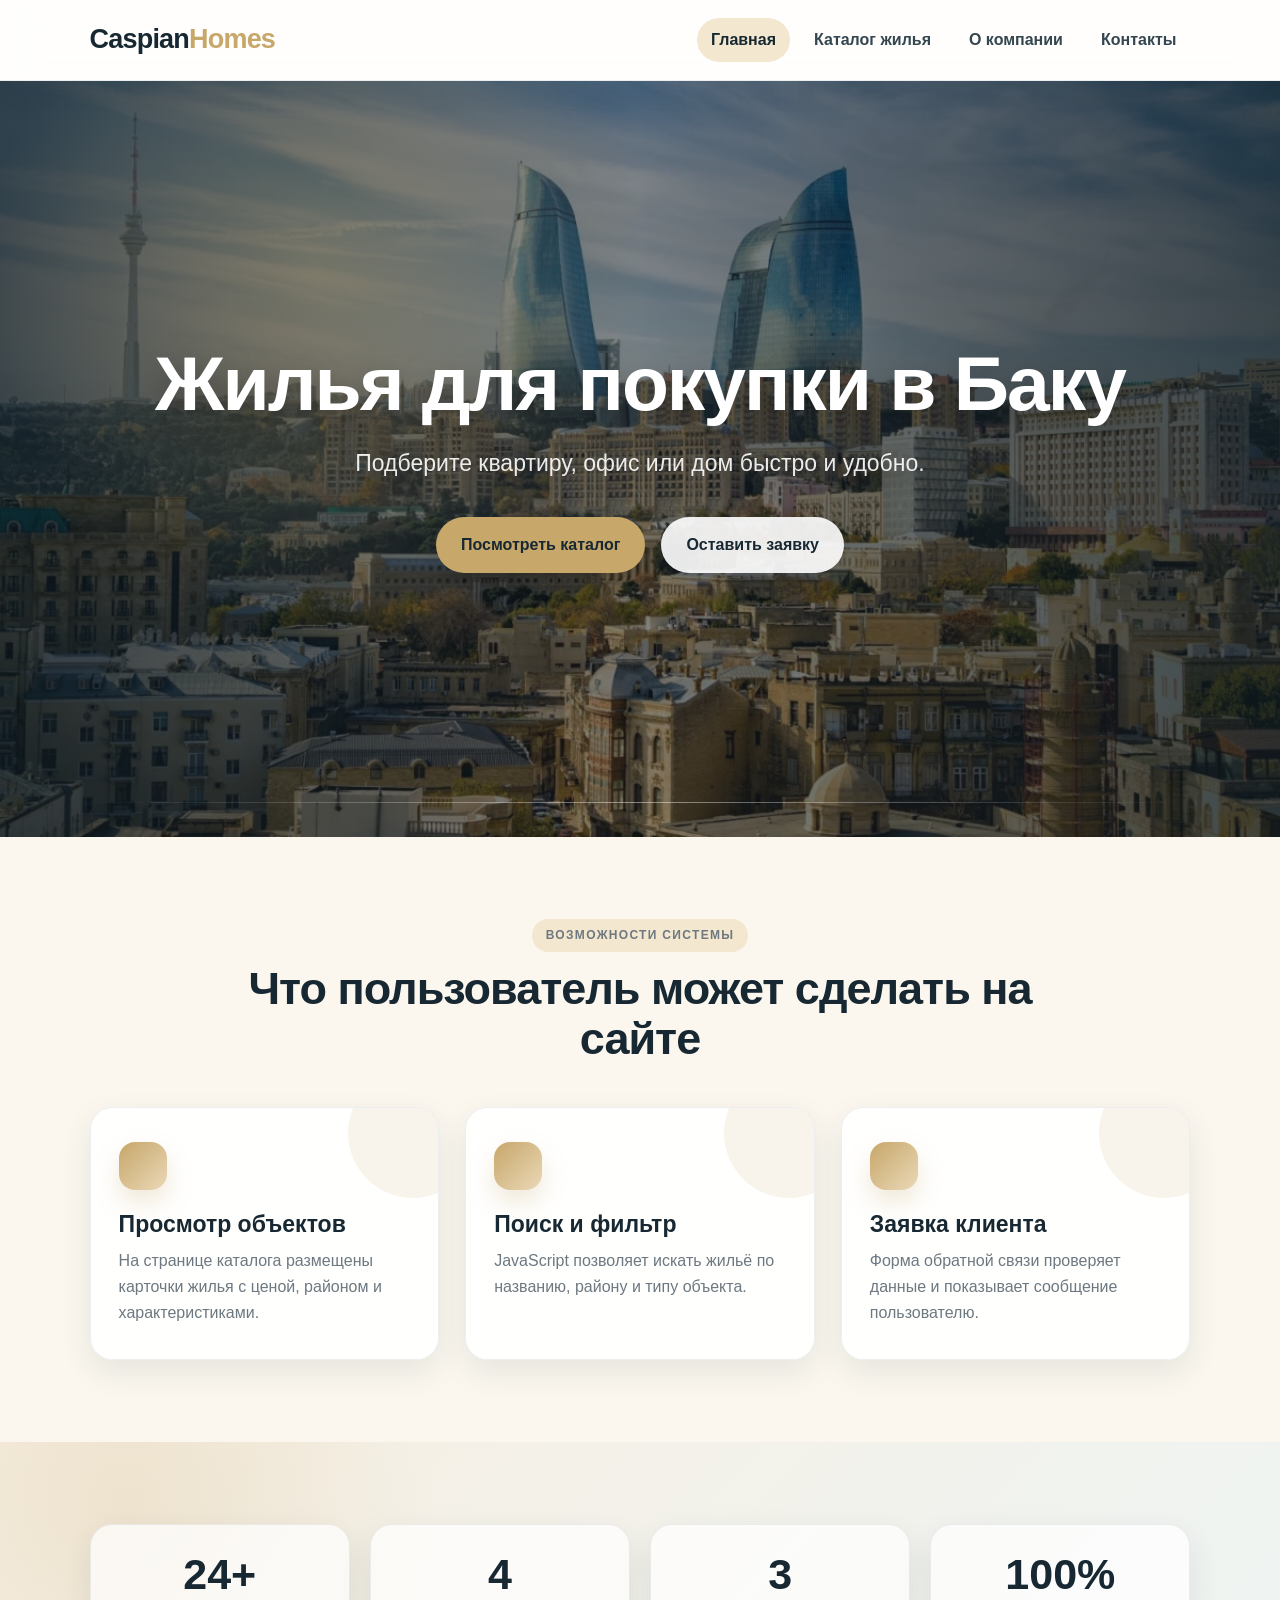
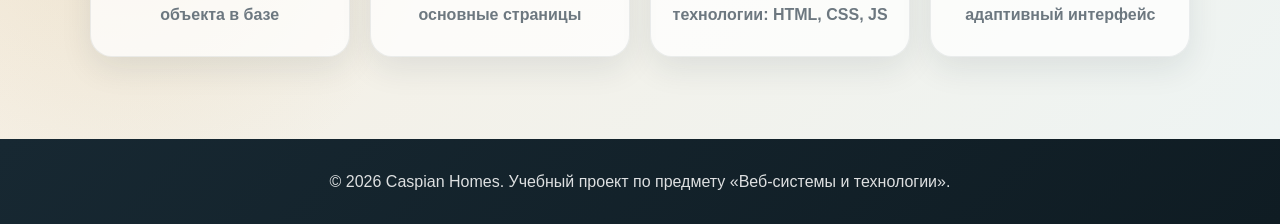
<file: index.html>
<!DOCTYPE html>
<html lang="ru">
<head>
  <meta charset="UTF-8">
  <meta name="viewport" content="width=device-width, initial-scale=1.0">
  <title>Caspian Homes — продажа жилья</title>
  <link rel="stylesheet" href="css/style.css">
</head>
<body>
<header class="site-header">
  <a class="logo" href="index.html">Caspian<span>Homes</span></a>
  <nav class="nav">
    <a class="active" href="index.html">Главная</a>
    <a href="properties.html">Каталог жилья</a>
    <a href="about.html">О компании</a>
    <a href="contact.html">Контакты</a>
  </nav>
</header>

<main>
  <section class="hero">
    <div class="hero-text">
      
      <h1>Жилья для покупки в Баку</h1>
      <p class="lead">Подберите квартиру, офис или дом быстро и удобно.</p>
      <div class="hero-actions">
        <a class="btn primary" href="properties.html">Посмотреть каталог</a>
        <a class="btn secondary" href="contact.html">Оставить заявку</a>
      </div>
    </div>
    <div class="hero-card">
      <div class="building-visual">
        <span></span><span></span><span></span><span></span>
        <span></span><span></span><span></span><span></span>
      </div>
      <div class="quick-info">
        <strong>Новые предложения</strong>
        <p>Квартиры, дома и коммерческие объекты с удобной фильтрацией.</p>
      </div>
    </div>
  </section>

  <section class="section">
    <div class="section-heading">
      <p class="eyebrow">Возможности системы</p>
      <h2>Что пользователь может сделать на сайте</h2>
    </div>
    <div class="features-grid">
      <article class="feature-card"><h3>Просмотр объектов</h3><p>На странице каталога размещены карточки жилья с ценой, районом и характеристиками.</p></article>
      <article class="feature-card"><h3>Поиск и фильтр</h3><p>JavaScript позволяет искать жильё по названию, району и типу объекта.</p></article>
      <article class="feature-card"><h3>Заявка клиентa</h3><p>Форма обратной связи проверяет данные и показывает сообщение пользователю.</p></article>
    </div>
  </section>

  <section class="section muted">
    <div class="stats-row">
      <div><strong>24+</strong><span>объекта в базе</span></div>
      <div><strong>4</strong><span>основные страницы</span></div>
      <div><strong>3</strong><span>технологии: HTML, CSS, JS</span></div>
      <div><strong>100%</strong><span>адаптивный интерфейс</span></div>
    </div>
  </section>
</main>

<footer class="footer">
  <p>© 2026 Caspian Homes. Учебный проект по предмету «Веб-системы и технологии».</p>
</footer>
<script src="js/script.js"></script>
</body>
</html>
</file>
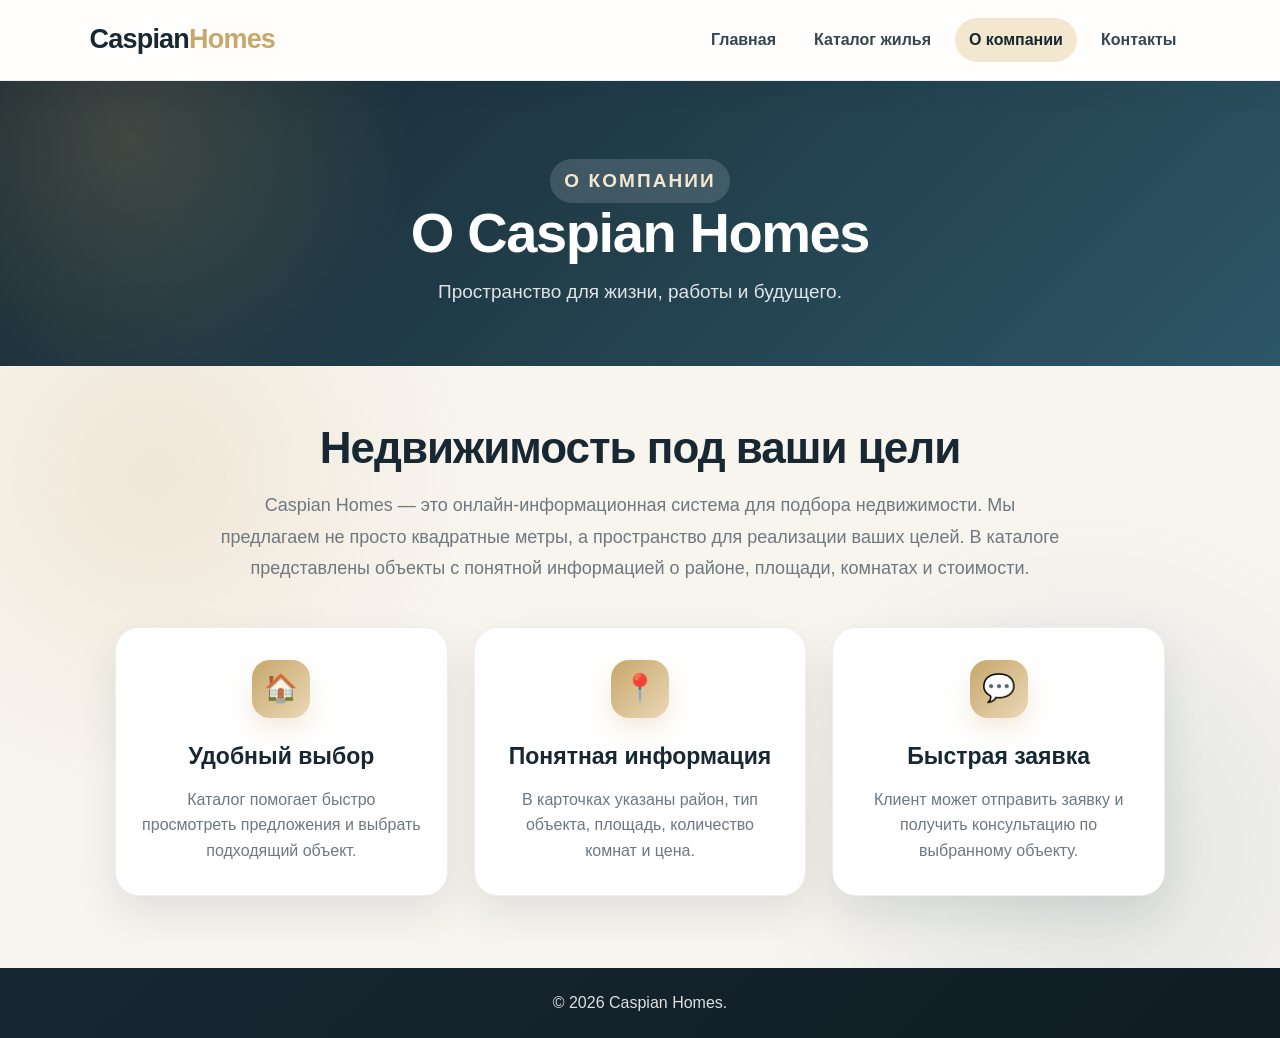
<file: about.html>
<!DOCTYPE html>
<html lang="ru">
<head>
  <meta charset="UTF-8">
  <meta name="viewport" content="width=device-width, initial-scale=1.0">
  <title>О компании — Caspian Homes</title>
  <link rel="stylesheet" href="css/style.css">

  <style>

    body {
      background: #f8f5ef;
    }

    .about-main {
      padding: 58px 7% 72px;
      text-align: center;
      background:
        radial-gradient(circle at 12% 18%, rgba(199, 167, 106, 0.18), transparent 26%),
        radial-gradient(circle at 85% 80%, rgba(47, 95, 115, 0.12), transparent 28%),
        #f8f5ef;
    }

    .about-main h2 {
      color: var(--dark);
      font-size: 44px;
      line-height: 1.1;
      margin-bottom: 18px;
      letter-spacing: -1px;
    }

    .about-description {
      max-width: 850px;
      margin: 0 auto 42px;
      color: var(--muted);
      font-size: 18px;
      line-height: 1.75;
    }

    .about-cards {
      max-width: 1050px;
      margin: 0 auto;
      display: grid;
      grid-template-columns: repeat(3, 1fr);
      gap: 26px;
    }

    .about-card {
      min-height: 230px;
      padding: 32px 26px;
      border-radius: 24px;
      background: #ffffff;
      border: 1px solid rgba(32, 57, 68, 0.08);
      box-shadow: 0 18px 42px rgba(23, 40, 50, 0.10);
      display: flex;
      flex-direction: column;
      align-items: center;
      justify-content: center;
      transition: 0.25s ease;
    }

    .about-card:hover {
      transform: translateY(-6px);
      box-shadow: 0 24px 52px rgba(23, 40, 50, 0.14);
    }

    .about-icon {
      width: 58px;
      height: 58px;
      margin-bottom: 20px;
      display: grid;
      place-items: center;
      border-radius: 18px;
      background: linear-gradient(135deg, var(--gold), #ead8b7);
      font-size: 27px;
      box-shadow: 0 12px 24px rgba(199, 167, 106, 0.22);
    }

    .about-card h3 {
      color: var(--dark);
      font-size: 23px;
      margin-bottom: 12px;
    }

    .about-card p {
      color: var(--muted);
      font-size: 16px;
      line-height: 1.6;
    }

    .footer {
      padding: 22px 7%;
    }

    @media (max-width: 900px) {
      .about-cards {
        grid-template-columns: 1fr;
      }

      .about-main h2 {
        font-size: 34px;
      }
    }
  </style>
</head>

<body>
<header class="site-header">
  <a class="logo" href="index.html">Caspian<span>Homes</span></a>
  <nav class="nav">
    <a href="index.html">Главная</a>
    <a href="properties.html">Каталог жилья</a>
    <a class="active" href="about.html">О компании</a>
    <a href="contact.html">Контакты</a>
  </nav>
</header>

<main>
  <section class="page-title">
    <p class="eyebrow">О компании</p>
    <h1>О Caspian Homes</h1>
    <p>
      Пространство для жизни, работы и будущего.
    </p>
  </section>

  <section class="about-main">
    <h2>Недвижимость под ваши цели</h2>

    <p class="about-description">
      Caspian Homes — это онлайн-информационная система для подбора недвижимости.
      Мы предлагаем не просто квадратные метры, а пространство для реализации ваших целей.
      В каталоге представлены объекты с понятной информацией о районе, площади, комнатах и стоимости.
    </p>

    <div class="about-cards">
      <article class="about-card">
        <div class="about-icon">🏠</div>
        <h3>Удобный выбор</h3>
        <p>
          Каталог помогает быстро просмотреть предложения и выбрать подходящий объект.
        </p>
      </article>

      <article class="about-card">
        <div class="about-icon">📍</div>
        <h3>Понятная информация</h3>
        <p>
          В карточках указаны район, тип объекта, площадь, количество комнат и цена.
        </p>
      </article>

      <article class="about-card">
        <div class="about-icon">💬</div>
        <h3>Быстрая заявка</h3>
        <p>
          Клиент может отправить заявку и получить консультацию по выбранному объекту.
        </p>
      </article>
    </div>
  </section>
</main>

<footer class="footer">
  <p>© 2026 Caspian Homes.</p>
</footer>

<script src="js/script.js"></script>
</body>
</html>
</file>
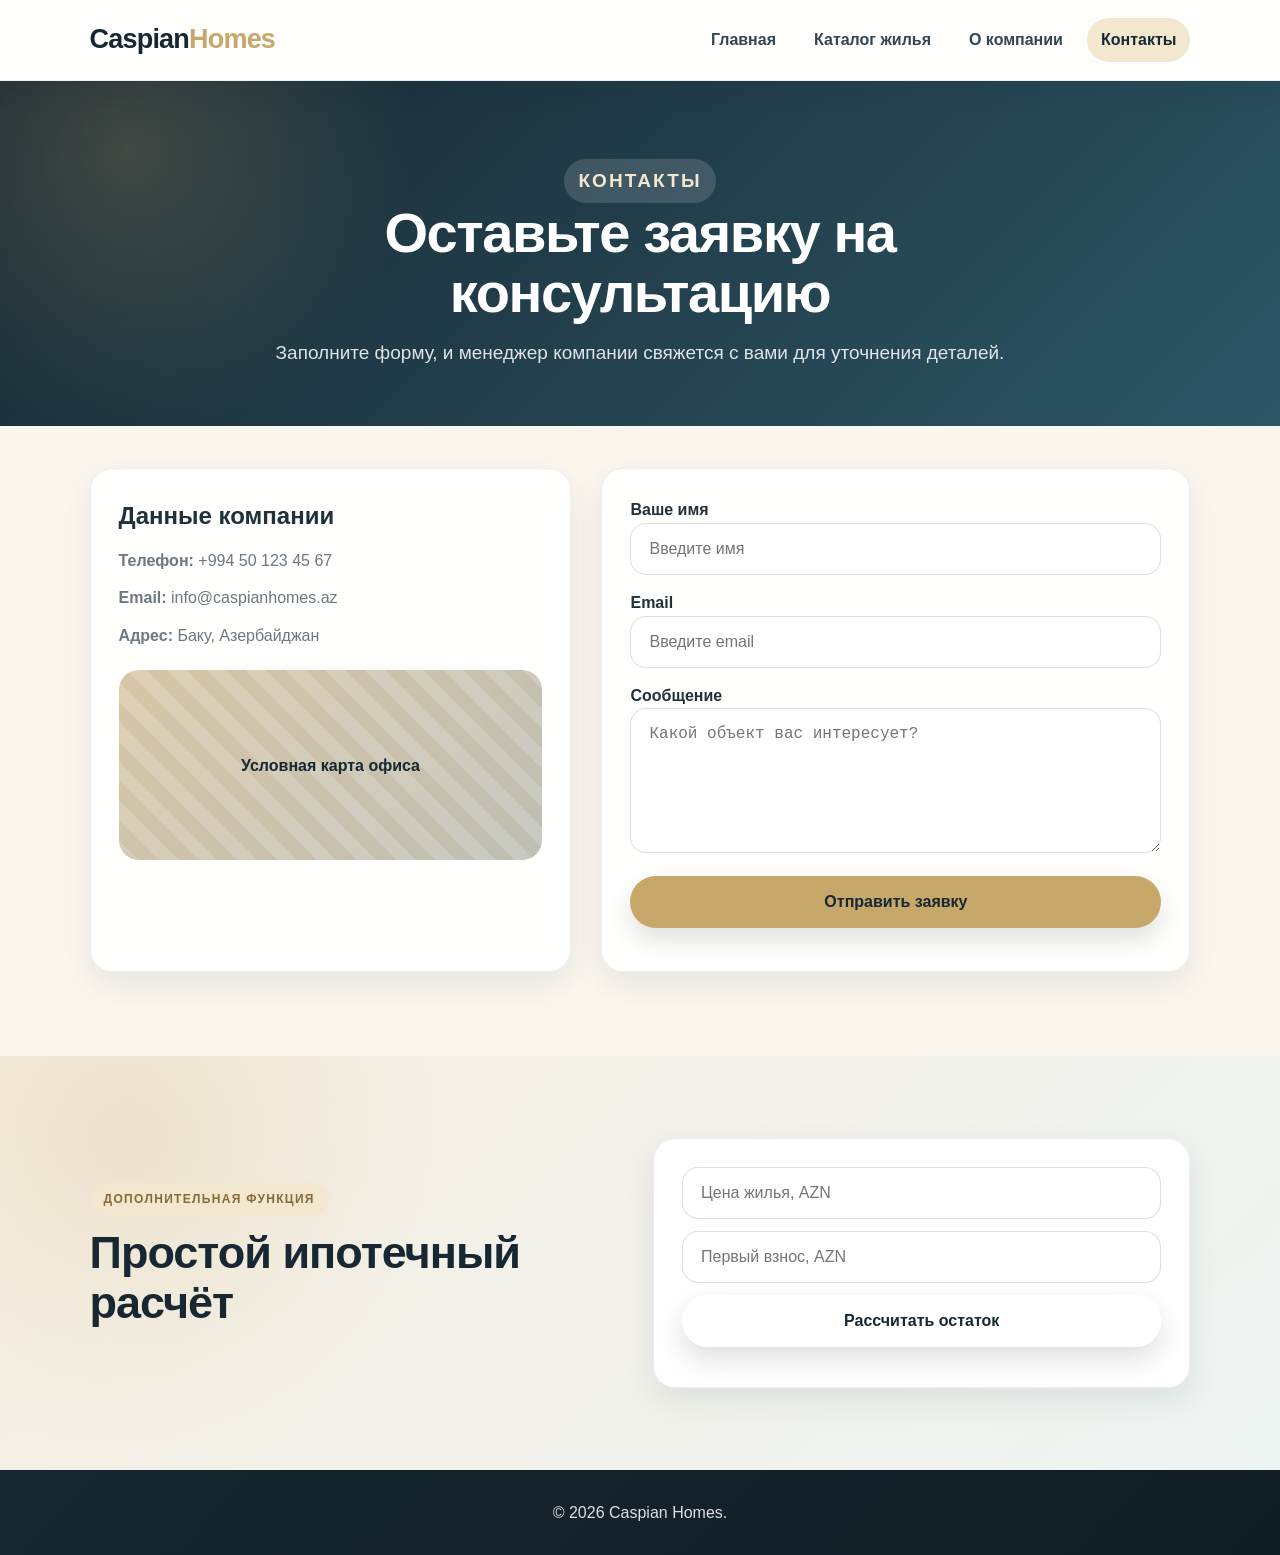
<file: contact.html>
<!DOCTYPE html>
<html lang="ru">
<head>
  <meta charset="UTF-8">
  <meta name="viewport" content="width=device-width, initial-scale=1.0">
  <title>Контакты — Caspian Homes</title>
  <link rel="stylesheet" href="css/style.css">
</head>
<body>
<header class="site-header">
  <a class="logo" href="index.html">Caspian<span>Homes</span></a>
  <nav class="nav">
    <a href="index.html">Главная</a>
    <a href="properties.html">Каталог жилья</a>
    <a href="about.html">О компании</a>
    <a class="active" href="contact.html">Контакты</a>
  </nav>
</header>

<main>
  <section class="page-title">
    <p class="eyebrow">Контакты</p>
    <h1>Оставьте заявку на консультацию</h1>
    <p>Заполните форму, и менеджер компании свяжется с вами для уточнения деталей.</p>
  </section>

  <section class="contact-layout">
    <div class="contact-info">
      <h2>Данные компании</h2>
      <p><strong>Телефон:</strong> +994 50 123 45 67</p>
      <p><strong>Email:</strong> info@caspianhomes.az</p>
      <p><strong>Адрес:</strong> Баку, Азербайджан</p>
      <div class="map-box">Условная карта офиса</div>
    </div>

    <form id="contactForm" class="contact-form">
      <label>Ваше имя<input id="name" type="text" placeholder="Введите имя"></label>
      <label>Email<input id="email" type="email" placeholder="Введите email"></label>
      <label>Сообщение<textarea id="message" placeholder="Какой объект вас интересует?"></textarea></label>
      <button type="submit" class="btn primary">Отправить заявку</button>
      <p id="formMessage" class="form-message"></p>
    </form>
  </section>

  <section class="section muted calculator">
    <div>
      <p class="eyebrow">Дополнительная функция</p>
      <h2>Простой ипотечный расчёт</h2>
    </div>
    <div class="calc-box">
      <input id="priceCalc" type="number" placeholder="Цена жилья, AZN">
      <input id="firstPayment" type="number" placeholder="Первый взнос, AZN">
      <button id="calcBtn" class="btn secondary" type="button">Рассчитать остаток</button>
      <p id="calcResult"></p>
    </div>
  </section>
</main>

<footer class="footer"><p>© 2026 Caspian Homes.</p></footer>
<script src="js/script.js"></script>
</body>
</html>
</file>
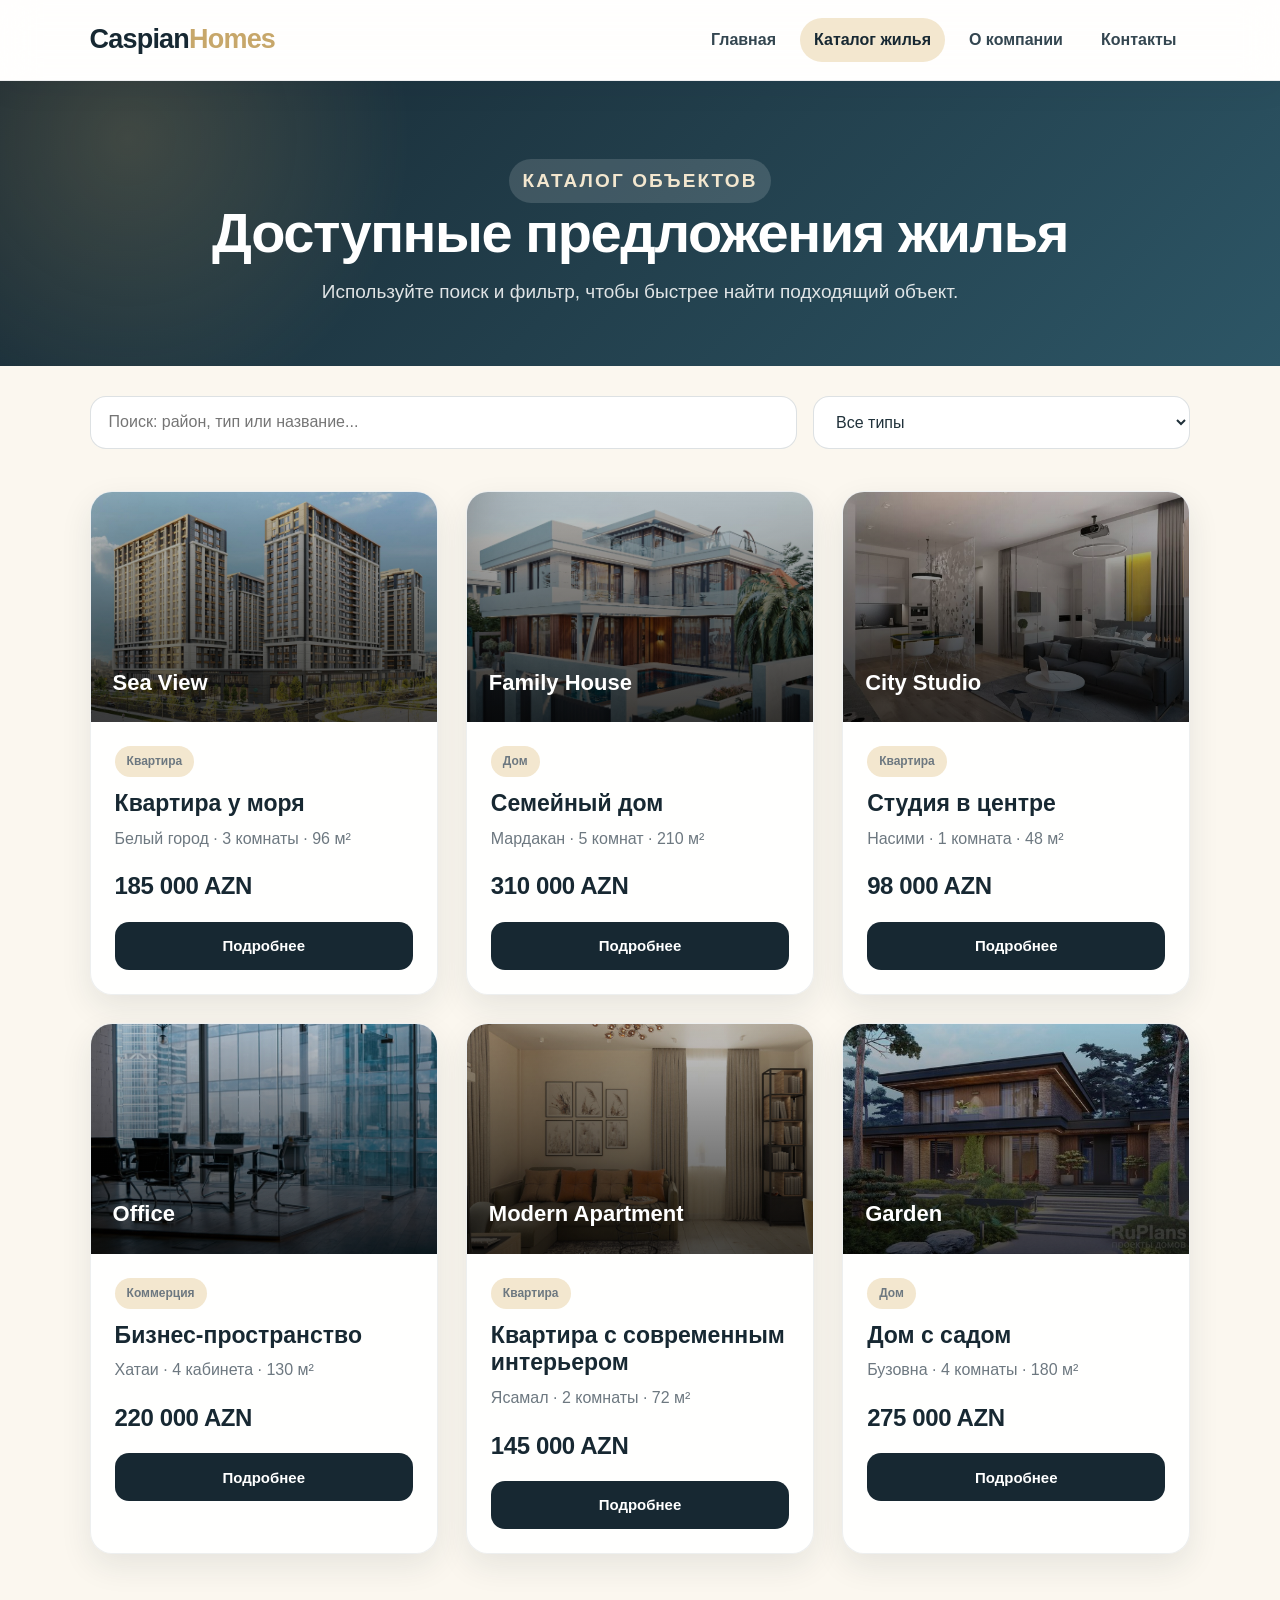
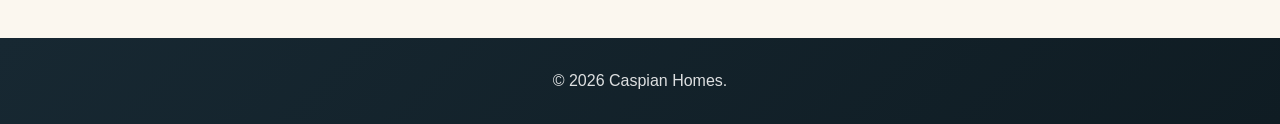
<file: properties.html>
<!DOCTYPE html>
<html lang="ru">
<head>
  <meta charset="UTF-8">
  <meta name="viewport" content="width=device-width, initial-scale=1.0">
  <title>Каталог жилья — Caspian Homes</title>
  <link rel="stylesheet" href="css/style.css">
</head>
<body>
<header class="site-header">
  <a class="logo" href="index.html">Caspian<span>Homes</span></a>
  <nav class="nav">
    <a href="index.html">Главная</a>
    <a class="active" href="properties.html">Каталог жилья</a>
    <a href="about.html">О компании</a>
    <a href="contact.html">Контакты</a>
  </nav>
</header>

<main>
  <section class="page-title">
    <p class="eyebrow">Каталог объектов</p>
    <h1>Доступные предложения жилья</h1>
    <p>Используйте поиск и фильтр, чтобы быстрее найти подходящий объект.</p>
  </section>

  <section class="controls">
    <input id="searchInput" type="text" placeholder="Поиск: район, тип или название...">
    <select id="typeFilter">
      <option value="all">Все типы</option>
      <option value="apartment">Квартира</option>
      <option value="house">Дом</option>
      <option value="commercial">Коммерческий объект</option>
    </select>
  </section>

  <section class="properties-grid" id="propertiesGrid">
    <article class="property-card" data-title="Квартира у моря" data-type="apartment" data-district="Белый город" data-price="185000">
      <div class="property-image img-1"><span>Sea View</span></div>
      <div class="property-body">
        <p class="tag">Квартира</p><h3>Квартира у моря</h3>
        <p>Белый город · 3 комнаты · 96 м²</p><strong>185 000 AZN</strong>
        <button class="details-btn" data-title="Квартира у моря" data-price="185 000 AZN" data-info="Современная квартира рядом с набережной. Подходит для семьи и инвестиций.">Подробнее</button>
      </div>
    </article>
    <article class="property-card" data-title="Семейный дом" data-type="house" data-district="Мардакан" data-price="310000">
      <div class="property-image img-2"><span>Family House</span></div>
      <div class="property-body">
        <p class="tag">Дом</p><h3>Семейный дом</h3>
        <p>Мардакан · 5 комнат · 210 м²</p><strong>310 000 AZN</strong>
        <button class="details-btn" data-title="Семейный дом" data-price="310 000 AZN" data-info="Просторный дом с двором, парковкой и удобным расположением.">Подробнее</button>
      </div>
    </article>
    <article class="property-card" data-title="Студия в центре" data-type="apartment" data-district="Насими" data-price="98000">
      <div class="property-image img-3"><span>City Studio</span></div>
      <div class="property-body">
        <p class="tag">Квартира</p><h3>Студия в центре</h3>
        <p>Насими · 1 комната · 48 м²</p><strong>98 000 AZN</strong>
        <button class="details-btn" data-title="Студия в центре" data-price="98 000 AZN" data-info="Компактная квартира для одного человека или сдачи в аренду.">Подробнее</button>
      </div>
    </article>
    <article class="property-card" data-title="Офисное помещение" data-type="commercial" data-district="Хатаи" data-price="220000">
      <div class="property-image img-4"><span>Office</span></div>
      <div class="property-body">
        <p class="tag">Коммерция</p><h3>Бизнес-пространство</h3>
        <p>Хатаи · 4 кабинета · 130 м²</p><strong>220 000 AZN</strong>
        <button class="details-btn" data-title="Офисное помещение" data-price="220 000 AZN" data-info="Помещение для офиса, учебного центра или малого бизнеса.">Подробнее</button>
      </div>
    </article>
    <article class="property-card" data-title="Новая квартира" data-type="apartment" data-district="Ясамал" data-price="145000">
      <div class="property-image img-5"><span>Modern Apartment</span></div>
      <div class="property-body">
        <p class="tag">Квартира</p><h3>Квартира с современным интерьером</h3>
        <p>Ясамал · 2 комнаты · 72 м²</p><strong>145 000 AZN</strong>
        <button class="details-btn" data-title="Новая квартира" data-price="145 000 AZN" data-info="Квартира в новом жилом комплексе с охраной и парковкой.">Подробнее</button>
      </div>
    </article>
    <article class="property-card" data-title="Дом с садом" data-type="house" data-district="Бузовна" data-price="275000">
      <div class="property-image img-6"><span>Garden</span></div>
      <div class="property-body">
        <p class="tag">Дом</p><h3>Дом с садом</h3>
        <p>Бузовна · 4 комнаты · 180 м²</p><strong>275 000 AZN</strong>
        <button class="details-btn" data-title="Дом с садом" data-price="275 000 AZN" data-info="Уютный дом с зелёной зоной, террасой и отдельным входом.">Подробнее</button>
      </div>
    </article>
  </section>
</main>

<div id="propertyModal" class="modal">
  <div class="modal-content">
    <button id="closeModal" class="close-modal">×</button>
    <h2 id="modalTitle"></h2>
    <p id="modalInfo"></p>
    <strong id="modalPrice"></strong>
    <a class="btn primary modal-link" href="contact.html">Связаться с консультантом</a>
  </div>
</div>

<footer class="footer"><p>© 2026 Caspian Homes.</p></footer>
<script src="js/script.js"></script>
</body>
</html>
</file>
<file: css/style.css>
* {
  box-sizing: border-box;
  margin: 0;
  padding: 0;
}

:root {
  --dark: #172832;
  --dark-2: #203944;
  --blue: #2f5f73;
  --gold: #c7a76a;
  --gold-light: #f3e7cf;
  --cream: #fbf7ef;
  --soft: #f1ede5;
  --text: #20313a;
  --muted: #6d7880;
  --white: #ffffff;
  --shadow: 0 20px 55px rgba(23, 40, 50, 0.13);
  --shadow-soft: 0 12px 32px rgba(23, 40, 50, 0.09);
  --radius: 22px;
}

html {
  scroll-behavior: smooth;
}

body {
  font-family: Arial, Helvetica, sans-serif;
  background: var(--cream);
  color: var(--text);
  line-height: 1.6;
}

a {
  color: inherit;
  text-decoration: none;
}

/* ======================= HEADER ======================= */

.site-header {
  position: sticky;
  top: 0;
  z-index: 50;
  display: flex;
  justify-content: space-between;
  align-items: center;
  padding: 18px 7%;
  background: rgba(255, 255, 255, 0.88);
  backdrop-filter: blur(18px);
  -webkit-backdrop-filter: blur(18px);
  border-bottom: 1px solid rgba(32, 57, 68, 0.08);
  box-shadow: 0 8px 30px rgba(23, 40, 50, 0.06);
}

.logo {
  font-size: 27px;
  font-weight: 900;
  letter-spacing: -0.8px;
  color: var(--dark);
}

.logo span {
  color: var(--gold);
}

.nav {
  display: flex;
  align-items: center;
  gap: 10px;
}

.nav a {
  padding: 9px 14px;
  border-radius: 999px;
  font-size: 16px;
  font-weight: 800;
  color: #344650;
  transition: 0.25s ease;
}

.nav a:hover,
.nav a.active {
  color: var(--dark);
  background: var(--gold-light);
}

/* ======================= HERO ======================= */

.hero {
  position: relative;
  min-height: 84vh;
  display: flex;
  justify-content: center;
  align-items: center;
  text-align: center;
  padding: 95px 7%;
  overflow: hidden;
  background-image:
    radial-gradient(circle at 25% 25%, rgba(199, 167, 106, 0.34), transparent 30%),
    linear-gradient(90deg, rgba(12, 25, 32, 0.78), rgba(12, 25, 32, 0.50), rgba(12, 25, 32, 0.78)),
    url("../images/hero.jpg");
  background-size: cover;
  background-position: center;
  background-repeat: no-repeat;
}

.hero::after {
  content: "";
  position: absolute;
  left: 7%;
  right: 7%;
  bottom: 34px;
  height: 1px;
  background: linear-gradient(90deg, transparent, rgba(255, 255, 255, 0.45), transparent);
}

.hero-text,
.hero-content {
  position: relative;
  z-index: 2;
  max-width: 980px;
  margin: 0 auto;
}

.hero .eyebrow {
  display: none;
}

.hero h1 {
  color: var(--white);
  font-size: clamp(42px, 6vw, 78px);
  line-height: 1.03;
  font-weight: 900;
  letter-spacing: -2px;
  margin-bottom: 22px;
  text-shadow: 0 10px 35px rgba(0, 0, 0, 0.35);
}

.hero .lead {
  max-width: 820px;
  margin: 0 auto;
  color: rgba(255, 255, 255, 0.90);
  font-size: clamp(18px, 2vw, 23px);
  line-height: 1.65;
  text-shadow: 0 6px 25px rgba(0, 0, 0, 0.30);
}

.hero-actions {
  display: flex;
  justify-content: center;
  gap: 16px;
  margin-top: 34px;
  flex-wrap: wrap;
}

.btn {
  display: inline-flex;
  justify-content: center;
  align-items: center;
  min-height: 52px;
  padding: 15px 25px;
  border: none;
  border-radius: 999px;
  font-size: 16px;
  font-weight: 900;
  cursor: pointer;
  transition: 0.25s ease;
  box-shadow: 0 12px 26px rgba(0, 0, 0, 0.12);
}

.btn:hover {
  transform: translateY(-3px);
  box-shadow: 0 18px 34px rgba(0, 0, 0, 0.18);
}

.primary,
.btn.primary {
  background: var(--gold);
  color: var(--dark);
}

.secondary,
.btn.secondary {
  background: rgba(255, 255, 255, 0.90);
  color: var(--dark);
}

.hero-card,
.building-visual,
.quick-info {
  display: none !important;
}

/* ======================= COMMON SECTIONS ======================= */

.section {
  padding: 82px 7%;
  position: relative;
}

.section-heading {
  text-align: center;
  max-width: 850px;
  margin: 0 auto 42px;
}

.eyebrow {
  display: inline-block;
  margin-bottom: 12px;
  padding: 7px 14px;
  border-radius: 999px;
  background: var(--gold-light);
  color: #876a35;
  text-transform: uppercase;
  letter-spacing: 0.11em;
  font-size: 12px;
  font-weight: 900;
}

.section h2 {
  color: var(--dark);
  font-size: clamp(30px, 4vw, 45px);
  line-height: 1.12;
  letter-spacing: -1px;
  margin-bottom: 14px;
}

.section-heading p,
.feature-card p,
.property-body p,
.contact-info p,
.about-text,
.timeline p {
  color: var(--muted);
}

.muted {
  background:
    radial-gradient(circle at 10% 20%, rgba(199, 167, 106, 0.18), transparent 26%),
    linear-gradient(135deg, #f7efe2, #eef4f3);
}

/* ======================= FEATURE CARDS ======================= */

.features-grid {
  display: grid;
  grid-template-columns: repeat(3, 1fr);
  gap: 26px;
}

.feature-card,
.property-card,
.contact-info,
.contact-form,
.calc-box {
  background: rgba(255, 255, 255, 0.92);
  border: 1px solid rgba(32, 57, 68, 0.08);
  border-radius: var(--radius);
  box-shadow: var(--shadow-soft);
}

.feature-card {
  position: relative;
  padding: 34px 28px;
  overflow: hidden;
  transition: 0.25s ease;
}

.feature-card::before {
  content: "";
  display: block;
  width: 48px;
  height: 48px;
  margin-bottom: 20px;
  border-radius: 16px;
  background: linear-gradient(135deg, var(--gold), #ead8b7);
  box-shadow: 0 12px 24px rgba(199, 167, 106, 0.25);
}

.feature-card::after {
  content: "";
  position: absolute;
  right: -40px;
  top: -40px;
  width: 130px;
  height: 130px;
  border-radius: 50%;
  background: rgba(199, 167, 106, 0.12);
}

.feature-card:hover {
  transform: translateY(-7px);
  box-shadow: var(--shadow);
}

.feature-card h3 {
  margin-bottom: 10px;
  color: var(--dark);
  font-size: 23px;
  line-height: 1.25;
}

/* ======================= STATS ======================= */

.stats-row {
  display: grid;
  grid-template-columns: repeat(4, 1fr);
  gap: 20px;
  text-align: center;
}

.stats-row div {
  padding: 28px 18px;
  border-radius: var(--radius);
  background: rgba(255, 255, 255, 0.72);
  border: 1px solid rgba(32, 57, 68, 0.08);
  box-shadow: var(--shadow-soft);
}

.stats-row strong {
  display: block;
  margin-bottom: 6px;
  color: var(--dark);
  font-size: 43px;
  line-height: 1;
}

.stats-row span {
  color: var(--muted);
  font-weight: 700;
}

/* ======================= PAGE TITLE ======================= */

.page-title {
  padding: 78px 7% 58px;
  text-align: center;
  background:
    radial-gradient(circle at 10% 20%, rgba(199, 167, 106, 0.22), transparent 24%),
    linear-gradient(135deg, var(--dark), #2d5666);
}

.page-title h1 {
  max-width: 900px;
  margin: 0 auto 14px;
  color: var(--white);
  font-size: clamp(36px, 5vw, 56px);
  line-height: 1.08;
  letter-spacing: -1.4px;
}

.page-title p {
  max-width: 750px;
  margin: 0 auto;
  color: rgba(255, 255, 255, 0.86);
  font-size: 19px;
}

.page-title .eyebrow {
  background: rgba(255, 255, 255, 0.14);
  color: #f3e7cf;
}

/* ======================= CATALOG CONTROLS ======================= */

.controls {
  display: grid;
  grid-template-columns: 1.5fr 0.8fr;
  gap: 16px;
  padding: 30px 7% 8px;
}

.controls input,
.controls select,
.contact-form input,
.contact-form textarea,
.calc-box input {
  width: 100%;
  padding: 16px 18px;
  border: 1px solid rgba(32, 57, 68, 0.15);
  border-radius: 16px;
  background: var(--white);
  color: var(--text);
  font-size: 16px;
  outline: none;
  transition: 0.25s ease;
}

.controls input:focus,
.controls select:focus,
.contact-form input:focus,
.contact-form textarea:focus,
.calc-box input:focus {
  border-color: var(--gold);
  box-shadow: 0 0 0 4px rgba(199, 167, 106, 0.18);
}

/* ======================= PROPERTY CARDS ======================= */

.properties-grid {
  display: grid;
  grid-template-columns: repeat(3, 1fr);
  gap: 28px;
  padding: 34px 7% 84px;
}

.property-card {
  padding: 0;
  overflow: hidden;
  transition: 0.25s ease;
}

.property-card:hover {
  transform: translateY(-7px);
  box-shadow: var(--shadow);
}

.property-image {
  position: relative;
  height: 230px;
  display: flex;
  align-items: flex-end;
  padding: 22px;
  color: var(--white);
  font-size: 22px;
  font-weight: 900;
  overflow: hidden;
  background-size: cover;
  background-position: center;
  background-repeat: no-repeat;
}

.property-image::before {
  content: "";
  position: absolute;
  inset: 0;
  background: linear-gradient(180deg, transparent, rgba(0, 0, 0, 0.36));
}

.property-image span {
  position: relative;
  z-index: 1;
}

.property-img {
  width: 100%;
  height: 205px;
  object-fit: cover;
  display: block;
}

.img-1 {
  background-image:
    linear-gradient(rgba(0, 0, 0, 0.18), rgba(0, 0, 0, 0.55)),
    url("../images/property1.jpg");
}

.img-2 {
  background-image:
    linear-gradient(rgba(0, 0, 0, 0.18), rgba(0, 0, 0, 0.55)),
    url("../images/property2.jpg");
}

.img-3 {
  background-image:
    linear-gradient(rgba(0, 0, 0, 0.18), rgba(0, 0, 0, 0.55)),
    url("../images/property3.jpg");
}

.img-4 {
  background-image:
    linear-gradient(rgba(0, 0, 0, 0.18), rgba(0, 0, 0, 0.55)),
    url("../images/property4.jpg");
}

.img-5 {
  background-image:
    linear-gradient(rgba(0, 0, 0, 0.18), rgba(0, 0, 0, 0.55)),
    url("../images/property5.jpg");
}

.img-6 {
  background-image:
    linear-gradient(rgba(0, 0, 0, 0.18), rgba(0, 0, 0, 0.55)),
    url("../images/property6.jpg");
}

.property-body {
  padding: 24px;
}

.tag {
  display: inline-flex;
  align-items: center;
  padding: 6px 12px;
  border-radius: 999px;
  background: var(--gold-light);
  color: #806334;
  font-size: 12px;
  font-weight: 900;
}

.property-body h3 {
  margin: 13px 0 8px;
  color: var(--dark);
  font-size: 23px;
  line-height: 1.2;
}

.property-body strong {
  display: block;
  margin: 16px 0;
  color: var(--dark);
  font-size: 24px;
  letter-spacing: -0.4px;
}

.details-btn {
  width: 100%;
  min-height: 48px;
  border: none;
  border-radius: 14px;
  background: var(--dark);
  color: var(--white);
  padding: 13px;
  font-size: 15px;
  font-weight: 900;
  cursor: pointer;
  transition: 0.25s ease;
}

.details-btn:hover {
  background: var(--gold);
  color: var(--dark);
  transform: translateY(-2px);
}

.hidden {
  display: none !important;
}

/* ======================= MODAL WINDOW ======================= */

.modal {
  position: fixed;
  inset: 0;
  z-index: 100;
  display: none;
  justify-content: center;
  align-items: center;
  padding: 20px;
  background: rgba(12, 25, 32, 0.70);
  backdrop-filter: blur(8px);
}

.modal-content {
  position: relative;
  width: 100%;
  max-width: 520px;
  padding: 34px;
  border-radius: 26px;
  background: var(--white);
  box-shadow: 0 30px 90px rgba(0, 0, 0, 0.28);
}

.close-modal {
  position: absolute;
  right: 18px;
  top: 14px;
  width: 38px;
  height: 38px;
  border: none;
  border-radius: 50%;
  background: var(--soft);
  color: var(--dark);
  font-size: 25px;
  cursor: pointer;
}

.modal-link {
  margin-top: 20px;
}

/* ======================= ABOUT ======================= */

.split {
  display: grid;
  grid-template-columns: 1fr 1fr;
  gap: 38px;
  align-items: start;
}

.timeline {
  display: grid;
  gap: 15px;
}

.timeline div {
  display: flex;
  gap: 15px;
  align-items: flex-start;
  padding: 20px;
  border-radius: 18px;
  background: var(--white);
  box-shadow: var(--shadow-soft);
}

.timeline strong {
  min-width: 36px;
  height: 36px;
  display: grid;
  place-items: center;
  border-radius: 50%;
  background: var(--gold);
  color: var(--dark);
  font-weight: 900;
}

/* ======================= CONTACT ======================= */

.contact-layout {
  display: grid;
  grid-template-columns: 0.9fr 1.1fr;
  gap: 30px;
  padding: 42px 7% 84px;
}

.contact-info,
.contact-form,
.calc-box {
  padding: 28px;
}

.contact-info p {
  margin: 12px 0;
}

.contact-form {
  display: grid;
  gap: 15px;
}

.contact-form label {
  font-weight: 900;
}

.contact-form textarea {
  min-height: 145px;
  resize: vertical;
}

.form-message {
  color: var(--dark);
  font-weight: 900;
}

.map-box {
  margin-top: 22px;
  min-height: 190px;
  display: grid;
  place-items: center;
  border-radius: 20px;
  color: var(--dark);
  font-weight: 900;
  background:
    linear-gradient(135deg, rgba(199, 167, 106, 0.30), rgba(47, 95, 115, 0.18)),
    repeating-linear-gradient(45deg, #e9e1d4, #e9e1d4 14px, #ded3c0 14px, #ded3c0 28px);
}

/* ======================= CALCULATOR ======================= */

.calculator {
  display: grid;
  grid-template-columns: 1fr 1fr;
  gap: 26px;
  align-items: center;
}

.calc-box {
  display: grid;
  gap: 12px;
}

/* ======================= FOOTER ======================= */

.footer {
  padding: 30px 7%;
  text-align: center;
  color: rgba(255, 255, 255, 0.86);
  background: linear-gradient(135deg, var(--dark), #0f1c23);
}

/* ======================= RESPONSIVE ======================= */

@media (max-width: 900px) {
  .site-header {
    flex-direction: column;
    gap: 14px;
    padding: 16px 5%;
  }

  .nav {
    justify-content: center;
    flex-wrap: wrap;
    gap: 8px;
  }

  .hero {
    min-height: 78vh;
    padding: 78px 5%;
  }

  .hero h1 {
    letter-spacing: -1px;
  }

  .features-grid,
  .stats-row,
  .properties-grid,
  .split,
  .contact-layout,
  .calculator,
  .controls {
    grid-template-columns: 1fr;
  }

  .section,
  .properties-grid,
  .contact-layout {
    padding-left: 5%;
    padding-right: 5%;
  }
}
</file>
